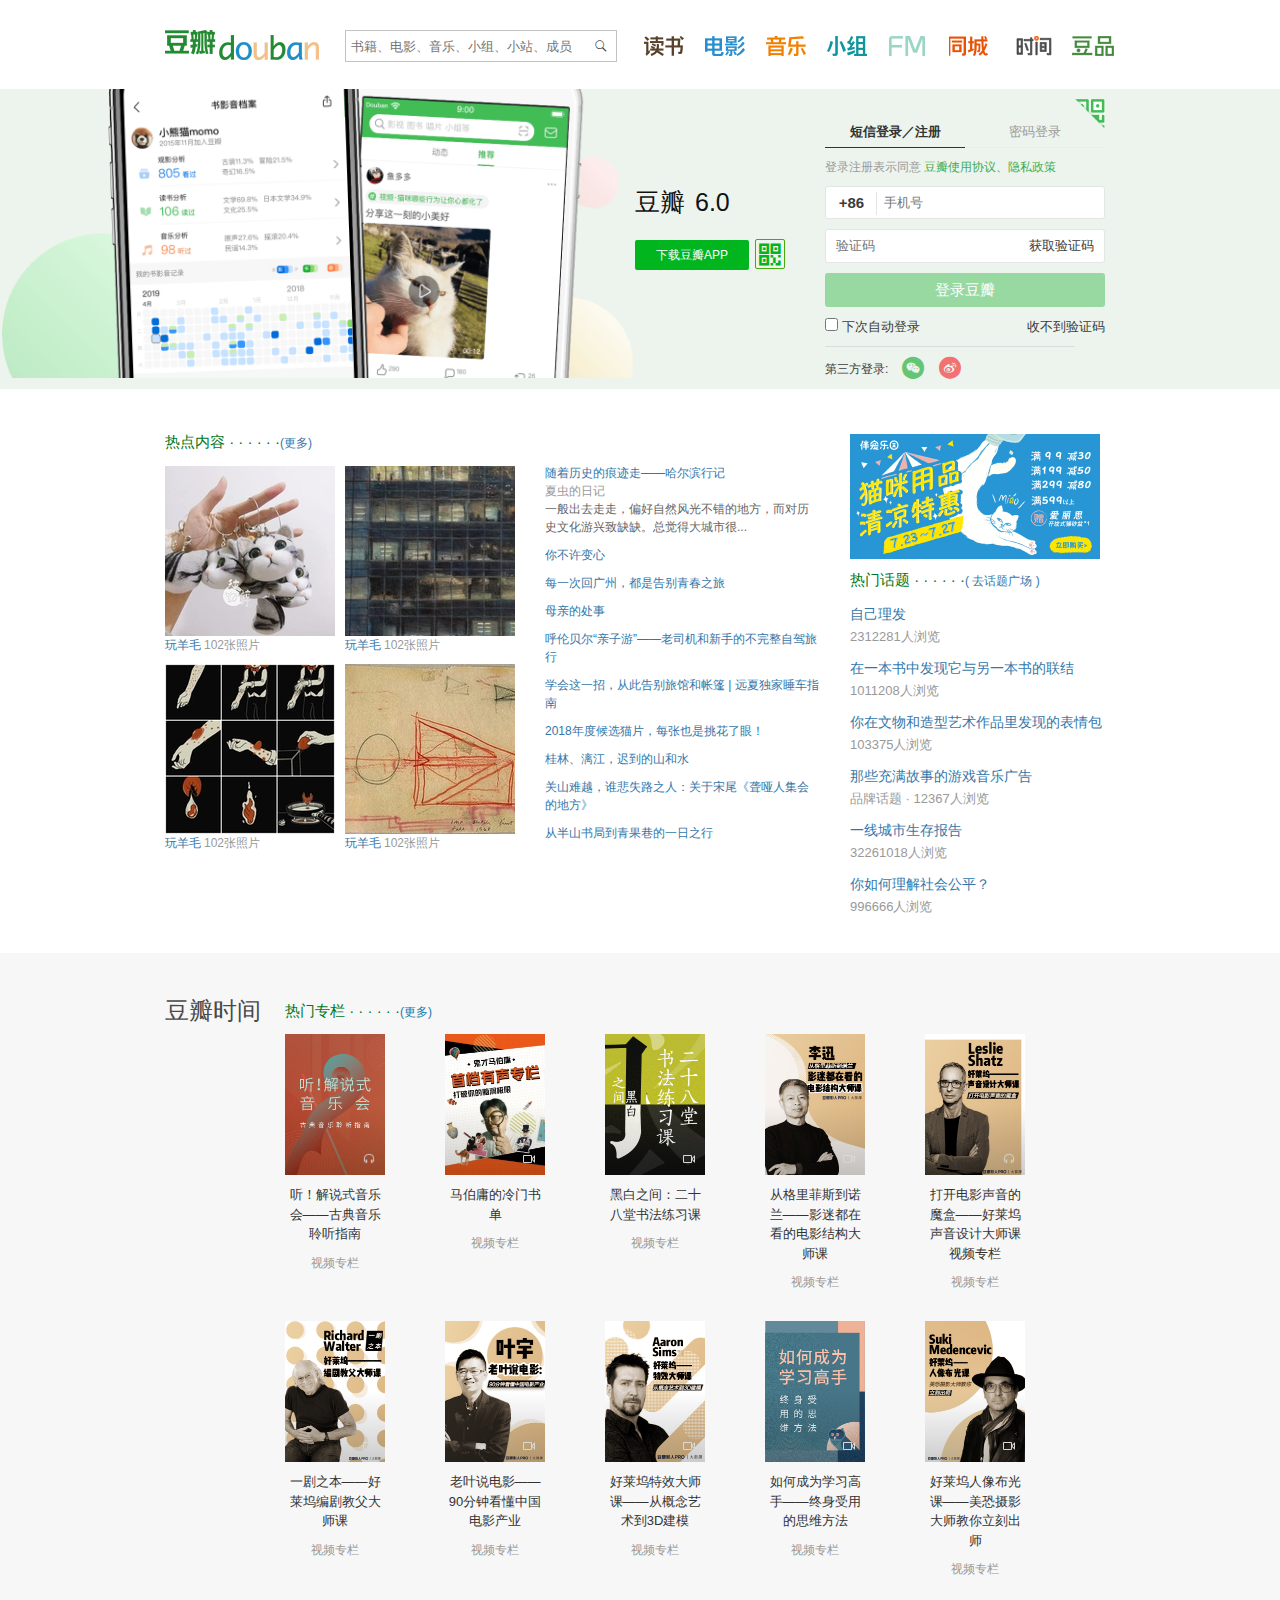
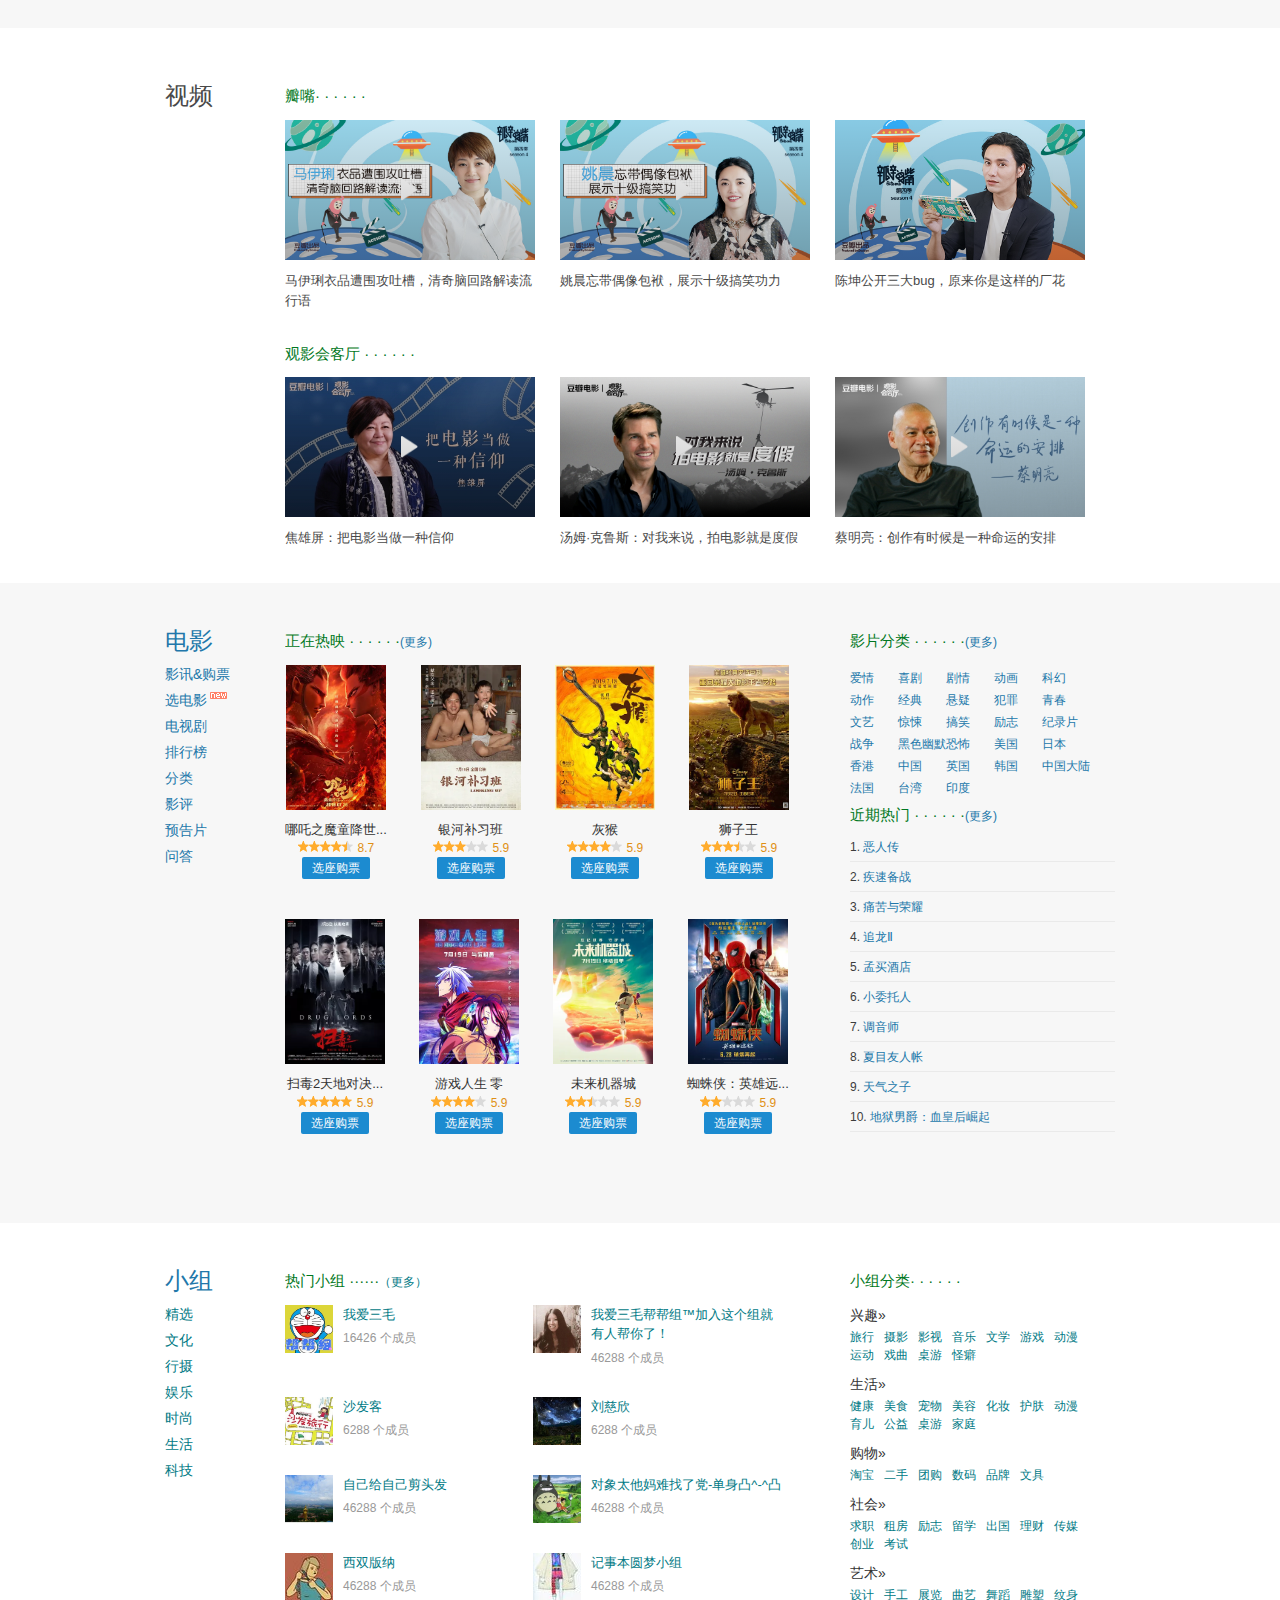
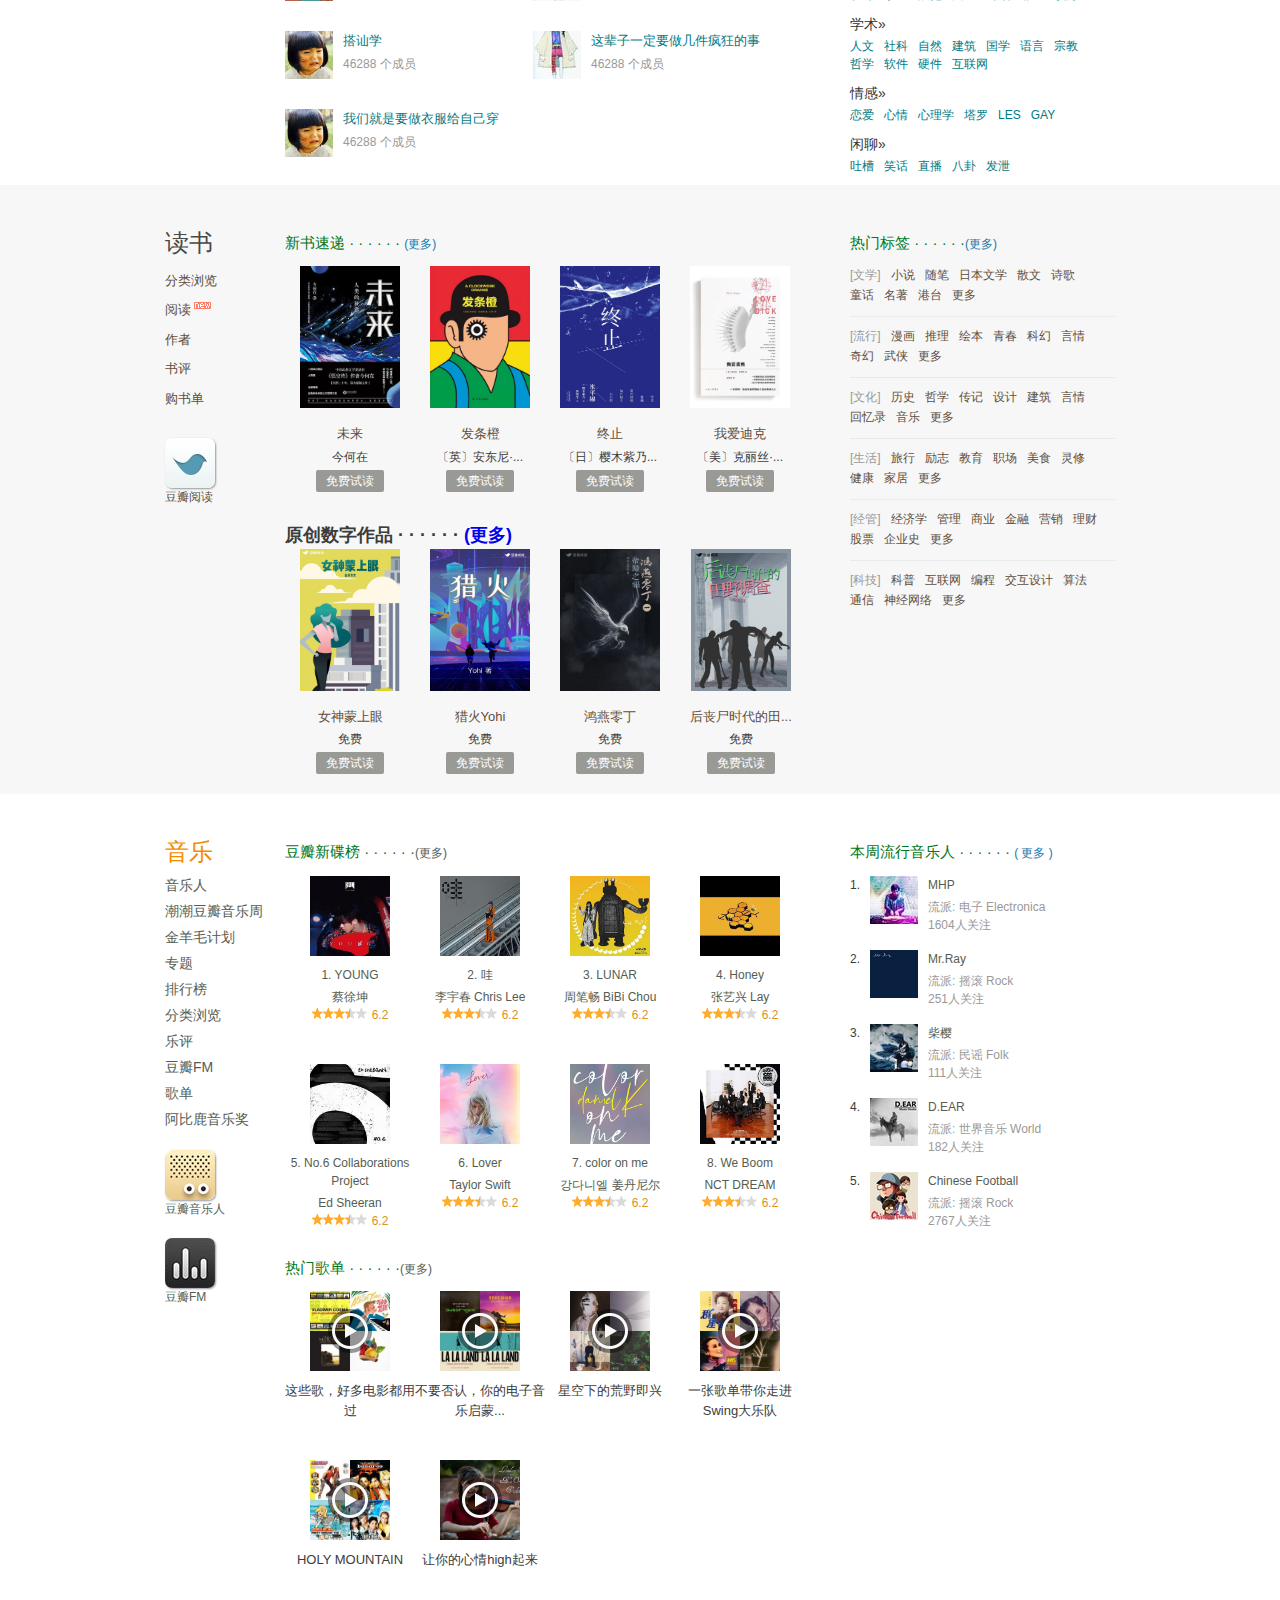
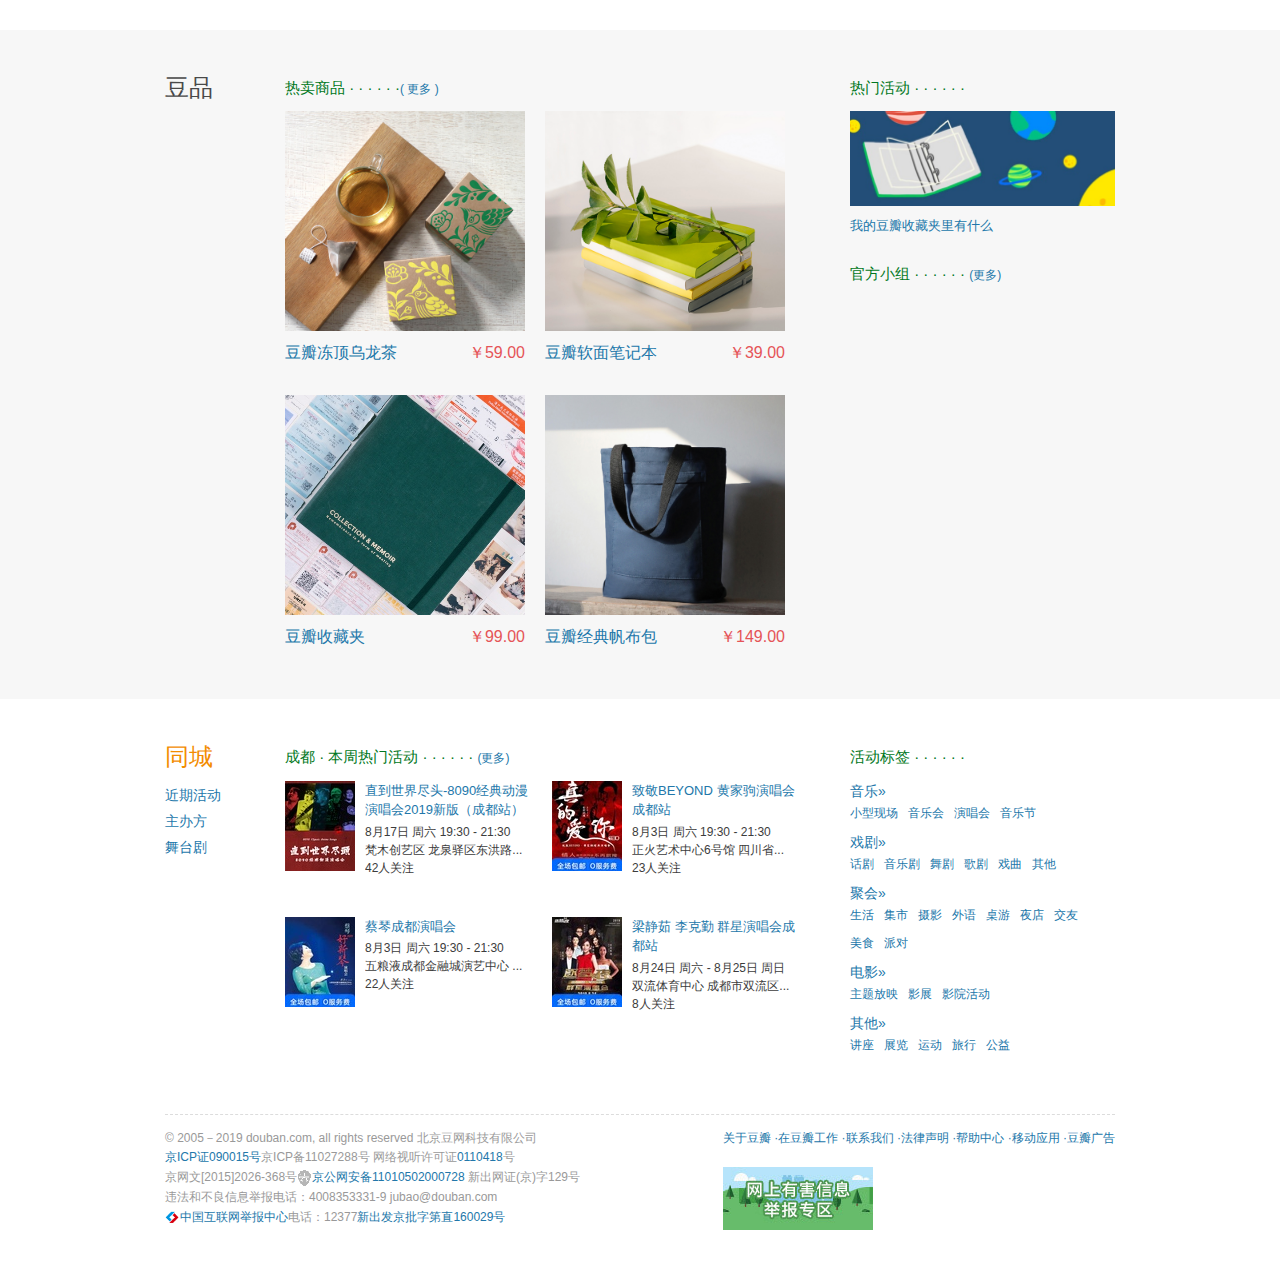
<file: index.html>
<!DOCTYPE html>
<html>
	<head>
		<meta charset="utf-8">
		<title></title>
		<link rel="stylesheet" href="css/index.css" />
		<link href="favicon.ico" rel="icon" />
		<link rel="stylesheet" href="font/iconfont.css">
	</head>
	<body>
		<!-- 头部导航 -->
		
		<div id="nav" class="contentBox clearfix">
			<div class="logo fl">
					<h1>
						<a href="#">豆瓣</a>
					</h1>
				</div>
			<div class="navTitle fr">
					<ul class="clearfix">
					<li><a href="#">豆瓣读书</a></li>
					<li><a href="#">豆瓣电影</a></li>
					<li><a href="#">豆瓣音乐</a></li>
					<li><a href="#">豆瓣小组</a></li>
					<li><a href="#">豆瓣同城</a></li>
					<li><a href="#">豆瓣FM</a></li>
					<li><a href="#">豆瓣时间</a></li>
					<li><a href="#">豆瓣豆品</a></li>
				</ul>
			</div>
				<div class="search">
					<form>
						<input type="text" maxlength="60" size="12" placeholder="书籍、电影、音乐、小组、小站、成员"/>
						<span class="iconfont">
							<input type="submit" />
						</span>
					</form>
				</div>
		</div>
		
		 <!-- 登录 注册 背景图 -->
		 
		 <div class="container">
			 <div id="wrapper" class="contentBox clearfix">
			 	<div class="login fr">
				<ul class="tab clearfix">
					<li>短信登录／注册</li>
					<li>密码登录</li>
				</ul>
				<div class="startTab">
					<p class="agreement">
						登录注册表示同意 <a href="#" class="cr2">豆瓣使用协议、隐私政策</a>
					</p>
					<div class="phone clearfix">
						<span class="add fl">+86</span>
						<input type="text" placeholder="手机号" class="fr">
						
					</div>
					<div class="test clearfix">
						<input type="text" placeholder="验证码" />
						<span class="fr cr2">获取验证码</span>
					</div>
					<div class="startSing">
						<a href="#">登录豆瓣</a>
					</div>
					
					<div class="toogle clearfix">
						<input type="checkbox" />
						<label>下次自动登录</label>
						<span class="fr cr2">收不到验证码</span>
					</div>
					<div class="third">
						<span class="cr1">第三方登录:</span>
						<i class="iconfont icon-weixin"></i>
						<i class="icon-weibo iconfont"></i>
					</div>
				</div>			
			  </div>
			 <div class="sing clearfix">
				<div class="singbox fr">
					 <h3 >豆瓣<span>6.0</span></h3>
					<a>下载豆瓣APP</a>
					<span class="iconfont icon-erweima-copy icon"></span>
				</div>
			 </div>
			 </div>
		 </div>
		 <!-- 热点内容 -->
		<div class="contentBox clearfix" id="hot">
		
			<!-- 左边内容 -->
			
		  <div class="side fl">
				<div class="sideLf fl">
					<h2 class="greenTitle">热点内容&nbsp;·&nbsp;·&nbsp;·&nbsp;·&nbsp;·&nbsp;·<span>(更多)</span></h2>
					<ul class="clearfix">
						<li>
							<a href="#"><img src="img/side1.webp"></a>
							<a href="#" class="span">玩羊毛</a><span class="text">102张照片</span>
						</li>
						<li>
							<a href="#"><img src="img/side2.webp"></a>
							<a href="#" class="span">玩羊毛</a><span class="text">102张照片</span>
							</li>
						<li>
							<a href="#"><img src="img/side3.webp"></a>
							<a href="#" class="span">玩羊毛</a><span class="text">102张照片</span>
							</li>
						<li>
							<a href="#"><img src="img/side4.webp"></a>
							<a href="#" class="span">玩羊毛</a><span class="text">102张照片</span>
						</li>
					</ul>
				</div>	
					<div class="sideLr ">
					<ul>
						<li class="first">
							<a href="#">随着历史的痕迹走——哈尔滨行记</a>
							<p class="cr4">夏虫的日记</p>
							<p>一般出去走走，偏好自然风光不错的地方，而对历史文化游兴致缺缺。总觉得大城市很...</p>
						</li>
						<li><a href="#">你不许变心</a></li>
						<li><a href="#">每一次回广州，都是告别青春之旅</a></li>
						<li><a href="#">母亲的处事</a></li>
						<li><a href="#">呼伦贝尔“亲子游”——老司机和新手的不完整自驾旅行</a></li>
						<li><a href="#">学会这一招，从此告别旅馆和帐篷 | 远夏独家睡车指南</a></li>
						<li><a href="#">2018年度候选猫片，每张也是挑花了眼！</a></li>
						<li><a href="#">桂林、漓江，迟到的山和水</a></li>
						<li><a href="#">关山难越，谁悲失路之人：关于宋尾《聋哑人集会的地方》</a></li>
						<li><a href="#">从半山书局到青果巷的一日之行</a></li>
					</ul>
				</div>
			</div>
		
			<!-- 右边内容 -->
		<div class="main ">
			<div class="topimg">
				<a href="#"><img src="img/topimg.jpg"></a>
			</div>
			<div class="Topic">
				<h2>热门话题 ·&nbsp;·&nbsp;·&nbsp;·&nbsp;·&nbsp;·<span>( 去话题广场 )</span></h2> 
				<ul class="">
					<li>
						<a href="#">自己理发</a>
						<span>2312281人浏览</span>
					</li>
					<li>
						<a href="#">在一本书中发现它与另一本书的联结</a>
						<span>1011208人浏览</span>
					</li>
					<li>
						<a href="#">你在文物和造型艺术作品里发现的表情包</a>
						<span>103375人浏览</span>
					</li>
					<li>
						<a href="#">那些充满故事的游戏音乐广告</a>
						<span>品牌话题 · 12367人浏览</span>
					</li>
					<li>
						<a href="#">一线城市生存报告</a>
						<span>32261018人浏览</span>
					</li>
					<li>
						<a href="#">你如何理解社会公平？</a>
						<span>996666人浏览</span>
					</li>				
				</ul>
			</div>
		  </div>
		
		</div>
	
	    <!-- 豆瓣时间 -->
	   <div id="time">
		   <div class="contentBox clearfix">
			   <div class="timelf fl leftTitle">
				   <h2><a href="#">豆瓣时间</a></h2>
			   </div>
			   <div class="timelr">
				   <h2 class="greenTitle">
        热门专栏 · · · · · ·<a href="#">(更多)</a>            
				   </h2>
				   <ul class="item clearfix">
					   <li>
					   	<a href="#" class="music"><img src="img/item1.jpg" alt=""></a>
					   	<a href="#" >听！解说式音乐会——古典音乐聆听指南</a>
					   	<span>视频专栏 </span>                       
					   </li>
					   <li>
					   	<a href="#"><img src="img/item2.jpg" alt=""></a>
					   	<a href="#">马伯庸的冷门书单</a>
					    <span>视频专栏 </span>
					   </li>
					   <li>
					   	<a href="#"><img src="img/item3.jpg" alt=""></a>
					   	<a href="#">黑白之间：二十八堂书法练习课</a>
					   	<span>视频专栏 </span>
					   </li>
					   <li>
					   	<a href="#"><img src="img/item4.jpg" alt=""></a>
					   	<a href="#">从格里菲斯到诺兰——影迷都在看的电影结构大师课</a>
					   	<span>视频专栏 </span>
					   </li>
					   <li>
					   	<a href="#" class="music"><img src="img/item5.jpg" alt=""></a>
					   	<a href="#">打开电影声音的魔盒——好莱坞声音设计大师课视频专栏</a>
					   <span>视频专栏 </span>
					   </li>
					   <li>
					   	<a href="#"><img src="img/item6.jpg" alt=""></a>
					   	<a href="#">一剧之本——好莱坞编剧教父大师课</a>
					   	<span>视频专栏 </span>
					   </li>
					   <li>
					   	<a href="#"><img src="img/item7.jpg" alt=""></a>
					   	<a href="#">老叶说电影——90分钟看懂中国电影产业</a>
					   	<span>视频专栏 </span>
					   </li>
					   <li>
					   	<a href="#"><img src="img/item8.jpg" alt=""></a>
					   	<a href="#">好莱坞特效大师课——从概念艺术到3D建模</a>
						<span>视频专栏 </span>
					   </li>
					   <li>
					   	<a href="#"><img src="img/item9.jpg" alt=""></a>
					   	<a href="#">如何成为学习高手——终身受用的思维方法</a>
						<span>视频专栏 </span>
					   </li>
					   <li>
					   	<a href="#"><img src="img/item10.jpg" alt=""></a>
					   	<a href="#">好莱坞人像布光课——美恐摄影大师教你立刻出师</a>
					 	<span>视频专栏 </span>
					   </li>
				   </ul>
			   </div>
		   </div>
	   </div>
	
	  <!--  视频 -->
	  <div id="move" class="contentBox clearfix">
			<div class="fl moveTitle leftTitle">
				 <h2><a href="#">视频</a></h2>
			</div>
			<div class="moveContent">
				<h2 class="greenTitle">瓣嘴· · · · · · </h2>
				<ul class="clearfix">
					<li>
						<a href="#"><img src="img/move1.jpg" alt=""></a>
						<a href="#">马伊琍衣品遭围攻吐槽，清奇脑回路解读流行语</a>
					</li>
					<li>
						<a href="#"><img src="img/move2.jpeg" alt=""></a>
						<a href="#">姚晨忘带偶像包袱，展示十级搞笑功力</a>
					</li>
					<li>
						<a href="#"><img src="img/move3.jpg" alt=""></a>
						<a href="#">陈坤公开三大bug，原来你是这样的厂花</a>
					</li>
				</ul>
				<h2 class="greenTitle">观影会客厅  · · · · · ·</h2>
			  <ul class="clearfix">
			  	<li>
			  		<a href="#"><img src="img/move4.jpg" alt=""></a>
			  		<a href="#">焦雄屏：把电影当做一种信仰</a>
			  	</li>
			  	<li>
			  		<a href="#"><img src="img/move5.jpg" alt=""></a>
			  		<a href="#">汤姆·克鲁斯：对我来说，拍电影就是度假</a>
			  	</li>
			  	<li>
			  		<a href="#"><img src="img/move6.jpg" alt=""></a>
			  		<a href="#">蔡明亮：创作有时候是一种命运的安排</a>
			  	</li>
			  </ul>			   
			</div>
		</div>
	
	  <!-- 电影 -->
	  <div class="film">
		  	<div class="contentBox clearfix" id="filmContent">
				<!-- 左边内容 -->
				<div class="fl moveTitle leftTitle">
					<h2 class=""><a href="#">电影</a></h2>
					<ul class="clearfix">
						<li><a href="#">影讯&购票</a></li>
						<li><a href="#" class="new">选电影</a></li>
						<li><a href="#">电视剧</a></li>
						<li><a href="#">排行榜</a></li>
						<li><a href="#">分类</a></li>
						<li><a href="#">影评</a></li>
						<li><a href="#">预告片</a></li>
						<li><a href="#">问答</a></li>
					</ul>
				</div>
				<!-- 右边内容 -->
				<div class="fr movehot">
					<h2 class="greenTitle">影片分类  · · · · · ·<a href="#">(更多)</a></h2>
					<div class="types clearfix">
						<ul class="clearfix">
							<li><a href="#">爱情</a></li>
							<li><a href="#">喜剧</a></li>
							<li><a href="#">剧情</a></li>
							<li><a href="#">动画 </a></li>
							<li><a href="#">科幻</a></li>
							<li><a href="#">动作</a></li>
							<li><a href="#">经典</a></li>
							<li><a href="#">悬疑</a></li>
							<li><a href="#">犯罪</a></li>
							<li><a href="#">青春</a></li>
							<li><a href="#">文艺</a></li>
							<li><a href="#">惊悚</a></li>
							<li><a href="#">搞笑 </a></li>
							<li><a href="#">励志</a></li>
							<li><a href="#">纪录片</a></li>
							<li><a href="#">战争</a></li>
							<li><a href="#">黑色幽默</a></li>
							<li><a href="#">恐怖</a></li>
							<li><a href="#">美国</a></li>
							<li><a href="#">日本</a></li>
							<li><a href="#">香港</a></li>
							<li><a href="#">中国</a></li>
							<li><a href="#">英国 </a></li>
							<li><a href="#">韩国</a></li>
							<li><a href="#">中国大陆</a></li>
							<li><a href="#">法国</a></li>
							<li><a href="#">台湾</a></li>
							<li><a href="#">印度</a></li>
						</ul>
					</div>
				    <h2 class="greenTitle">近期热门  · · · · · ·<a href="#">(更多)</a></h2>
				    <div class="ranking">
				    	<ol>
				    		<li><a href="#">恶人传</a></li>
				    		<li><a href="#">疾速备战</a></li>
				    		<li><a href="#">痛苦与荣耀</a></li>
				    		<li><a href="#">追龙Ⅱ</a></li>
				    		<li><a href="#">孟买酒店</a></li>
				    		<li><a href="#">小委托人</a></li>
				    		<li><a href="#">调音师</a></li>
				    		<li><a href="#">夏目友人帐</a></li>
				    		<li><a href="#">天气之子</a></li>
				    		<li><a href="#">地狱男爵：血皇后崛起</a></li>
				    	</ol>
				    </div>
				    				
				</div>
			<!-- 	中间内容 -->
				<div class="well ">
					<h2 class="greenTitle">
						正在热映  · · · · · ·<a href="#">(更多)</a>
					</h2>
					<div class="vote clearfix">
						<ul class="clearfix" >
							<li>
								<a href="" class="mb10"><img src="img/fiml1.webp" alt=""></a>
								<p><a href="">哪吒之魔童降世...</a></p>
								<div><span class="bg1"></span><i>8.7</i></div>
								<a href="" class="voteBtn">选座购票</a>
							</li>
							<li>
								<a href="" class="mb10"><img src="img/fiml2.webp" alt=""></a>
								<p><a href="">银河补习班</a></p>
								<div><span class="bg2"></span><i>5.9</i></div>
								<a href="" class="voteBtn">选座购票</a>
							</li>
							<li>
								<a href="" class="mb10"><img src="img/fiml3.webp" alt=""></a>
								<p><a href="">灰猴</a></p>
								<div><span class="bg6"></span><i>5.9</i></div>
								<a href="" class="voteBtn">选座购票</a>
							</li>
							<li>
								<a href="" class="mb10"><img src="img/fiml4.webp" alt=""></a>
								<p><a href="">狮子王</a></p>
								<div><span class="bg4"></span><i>5.9</i></div>
								<a href="" class="voteBtn">选座购票</a>
							</li>
							<li>
								<a href="" class="mb10"><img src="img/fiml5.webp" alt=""></a>
								<p><a href="">扫毒2天地对决...</a></p>
								<div><span class="bg5"></span><i>5.9</i></div>
								<a href="" class="voteBtn">选座购票</a>
							</li>
							<li>
								<a href="" class="mb10"><img src="img/fiml6.webp" alt=""></a>
								<p><a href="">游戏人生 零</a></p>
								<div><span class="bg6"></span><i>5.9</i></div>
								<a href="" class="voteBtn">选座购票</a>
							</li>
							<li>
								<a href="" class="mb10"><img src="img/fiml7.webp" alt=""></a>
								<p><a href="">未来机器城</a></p>
								<div><span class="bg7"></span><i>5.9</i></div>
								<a href="" class="voteBtn">选座购票</a>
							</li>
							<li>
								<a href="" class="mb10"><img src="img/fiml8.webp" alt=""></a>
								<p><a href="">蜘蛛侠：英雄远...</a></p>
								<div><span class="bg8"></span><i>5.9</i></div>
								<a href="" class="voteBtn">选座购票</a>
							</li>
						</ul>
					</div>
				</div>				         
		  </div>
	  </div>
	 </div>
	  <!-- 小组 -->
	  <div id="group" class="clearfix contentBox">
		 <!-- 左边内容 -->
		 <div class="fl grouplt leftTitle">
		 	<h2 class=""><a href="#">小组</a></h2>
		 	<ul class="clearfix">
		 		<li><a href="#">精选</a></li>
		 		<li><a href="#">文化</a></li>
		 		<li><a href="#">行摄</a></li>
		 		<li><a href="#">娱乐</a></li>
		 		<li><a href="#">时尚</a></li>
		 		<li><a href="#">生活</a></li>
		 		<li><a href="#">科技</a></li>
		 	</ul>
		 </div>
		<!-- 右边内容 -->
		<div class="fr grouprt">
			<h2 class="greenTitle">小组分类· · · · · ·</h2>
			<ul class="clearfix">
				<li class="last"> <a href="">兴趣»</a></li>
				<li><a href="">旅行</a></li>
				<li><a href="">摄影</a></li>
				<li><a href="">影视</a></li>
				<li><a href="">音乐</a></li>
				<li><a href="">文学</a></li>
				<li><a href="">游戏</a></li>
				<li><a href="">动漫 </a></li>
				<li><a href="">运动</a></li>
				<li><a href="">戏曲</a></li>
				<li><a href="">桌游</a></li>
				<li><a href="">怪癖</a></li>
			</ul>
			<ul class="clearfix">
				<li class="last"> <a href="">生活» </a></li>
				<li><a href="">健康 </a></li>
				<li><a href="">美食</a></li>
				<li><a href="">宠物</a></li>
				<li><a href="">美容</a></li>
				<li><a href="">化妆</a></li>
				<li><a href="">护肤 </a></li>
				<li><a href="">动漫 </a></li>
				<li><a href="">育儿</a></li>
				<li><a href="">公益</a></li>
				<li><a href="">桌游</a></li>
				<li><a href="">家庭</a></li>
			</ul>
		    <ul class="clearfix">
		    	<li class="last"> <a href="">购物» </a></li>
		    	<li><a href="">淘宝</a></li>
		    	<li><a href="">二手</a></li>
		    	<li><a href="">团购</a></li>
		    	<li><a href="">数码</a></li>
		    	<li><a href="">品牌</a></li>
		    	<li><a href="">文具</a></li>		    	
		    </ul>
			  <ul class="clearfix">
				<li class="last"> <a href="">社会» </a></li>
				<li><a href="">求职</a></li>
				<li><a href="">租房</a></li>
				<li><a href="">励志</a></li>
				<li><a href="">留学</a></li>
				<li><a href="">出国</a></li>
				<li><a href="">理财</a></li>
				<li><a href="">传媒 </a></li>
				<li><a href="">创业</a></li>
				<li><a href="">考试</a></li>
			</ul>
			 <ul class="clearfix">
				<li class="last"> <a href=""> 艺术» </a></li>
				<li><a href="">设计</a></li>
				<li><a href="">手工 </a></li>
				<li><a href="">展览</a></li>
				<li><a href="">曲艺</a></li>
				<li><a href="">舞蹈</a></li>
				<li><a href="">雕塑 </a></li>
				<li><a href="">纹身 </a></li>				
			</ul>
			 <ul class="clearfix">
				<li class="last"> <a href=""> 学术»  </a></li>
				<li><a href="">人文</a></li>
				<li><a href="">社科</a></li>
				<li><a href="">自然</a></li>
				<li><a href="">建筑</a></li>
				<li><a href="">国学</a></li>
				<li><a href="">语言</a></li>
				<li><a href="">宗教</a></li>
				<li><a href="">哲学</a></li>
				<li><a href="">软件</a></li>
				<li><a href="">硬件</a></li>
				<li><a href="">互联网</a></li>				
			</ul>
			 <ul class="clearfix">
				<li class="last"> <a href=""> 情感»  </a></li>
				<li><a href="">恋爱 </a></li>
				<li><a href="">心情</a></li>
				<li><a href="">心理学</a></li>
				<li><a href="">塔罗</a></li>
				<li><a href="">LES</a></li>
				<li><a href="">GAY</a></li>		
			</ul>
			<ul class="clearfix">
				<li class="last"> <a href=""> 闲聊» </a></li>
				<li><a href="">吐槽 </a></li>
				<li><a href="">笑话</a></li>
				<li><a href="">直播</a></li>
				<li><a href="">八卦</a></li>
				<li><a href="">发泄</a></li>
			</ul>
		</div>
	 <!-- 中间内容 -->
	   <div class="groupcontent">
	   	<h2 class="greenTitle">热门小组 ······<a href="">（更多）</a></h2>
		 <ul class="clearfix">
		 	<li>
		 		<a href="" class="ablock"><img src="img/group1.webp" alt=""></a>
		 		<p><a href="">我爱三毛</a></p>				
			16426 个成员
		 	</li>
		 	<li>
		 		<a href="" class="ablock"><img src="img/group2.webp" alt=""></a>
		 		<p><a href="">我爱三毛帮帮组™加入这个组就有人帮你了！</a></p>
				46288 个成员
			 	</li>		
		 	<li>
		 		<a href="" class="ablock"><img src="img/group3.webp" alt=""></a>
		 		<p><a href="">沙发客</a></p>
				6288 个成员
		 	</li>
		 	<li>
		 		<a href="" class="ablock"><img src="img/group4.webp" alt=""></a>
		 		<p><a href="">刘慈欣</a></p>
				6288 个成员
		 	</li>
		 	<li>
		 		<a href="" class="ablock"><img src="img/group5.webp" alt=""></a>
		 		<p><a href="">自己给自己剪头发</a></p>
				46288 个成员
		 	</li>
		 	<li>
		 		<a href="" class="ablock"><img src="img/group6.webp" alt=""></a>
		 		<p><a href="">对象太他妈难找了党-单身凸^-^凸</a></p>
				46288 个成员
		 	</li>
		 	<li>
		 		<a href="" class="ablock"><img src="img/group7.jpg" alt=""></a>
		 		<p><a href="">西双版纳</a></p>
				46288 个成员
		 	</li>
		 	<li>
		 		<a href="" class="ablock"><img src="img/group8.jpg" alt=""></a>
		 		<p><a href="">记事本圆梦小组</a></p>
				46288 个成员
		 	</li>
		 	<li>
		 		<a href="" class="ablock"><img src="img/group9.webp" alt=""></a>
		 		<p><a href="">搭讪学</a></p>
				46288 个成员
		 	</li>
		 	<li>
		 		<a href="" class="ablock"><img src="img/group8.jpg" alt=""></a>
		 		<p><a href="">这辈子一定要做几件疯狂的事</a></p>
				46288 个成员
		 	</li>
		 	<li>
		 		<a href="" class="ablock"><img src="img/group10.webp" alt=""></a>
		 		<p><a href="">我们就是要做衣服给自己穿</a></p>
				46288 个成员
		 	</li>
		 </ul>
	   </div>	   
	 	</div>
	 <!-- 读书 -->
	 <div class="readbox">
	  <div id="read" class="contentBox clearfix">
		 <!-- 左边内容 -->
	  	<div class="readlf fl leftTitle">
			<h2 class=""><a href="#">读书</a></h2>
			<ul class="readTile">
				<li><a href="">分类浏览</a></li>
				<li><a href="" class="new">阅读</a></li>
				<li><a href="">作者</a></li>
				<li><a href="">书评</a></li>
				<li><a href="">购书单</a></li>
			</ul>
			<ul class="readlogo">
				<li>
					<a href="#"><i></i></a>
					<a href="#">豆瓣阅读</a>
				</li>
			</ul>
		</div>
		<!-- 右边内容 -->
	  	<div class="readlr fr">
			<h2 class="greenTitle">热门标签  · · · · · ·<a href="#">(更多)</a></h2>
			<ul class="clearfix marTop">
				<li class="readfist"><a href="#">[文学]</a></li>
				<li><a href="">小说</a></li>
				<li><a href="">随笔 </a></li>
				<li><a href="">日本文学</a></li>
				<li><a href="">散文</a></li>
				<li><a href="">诗歌</a></li>
				<li><a href="">童话</a></li>
				<li><a href="">名著</a></li>
				<li><a href="">港台</a></li>
				<li><a href="">更多</a></li>
			</ul>
			<ul class="clearfix borTop">
				<li class="readfist"><a href="#">[流行]</a></li>
				<li><a href="">漫画</a></li>
				<li><a href="">推理 </a></li>
				<li><a href=""> 绘本 </a></li>
				<li><a href="">青春</a></li>
				<li><a href="">科幻</a></li>
				<li><a href="">言情</a></li>
				<li><a href="">奇幻</a></li>
				<li><a href="">武侠</a></li>
				<li><a href="">更多</a></li>
			</ul>
			<ul class="clearfix borTop">
				<li class="readfist"><a href="#">[文化]</a></li>
				<li><a href="">历史</a></li>
				<li><a href="">哲学</a></li>
				<li><a href="">传记</a></li>
				<li><a href="">设计</a></li>
				<li><a href="">建筑</a></li>
				<li><a href="">言情</a></li>
				<li><a href="">回忆录</a></li>
				<li><a href="">音乐</a></li>
				<li><a href="">更多</a></li>
			</ul>
			<ul class="clearfix borTop">
				<li class="readfist"><a href="#">[生活]</a></li>
				<li><a href="">旅行</a></li>
				<li><a href="">励志</a></li>
				<li><a href="">教育</a></li>
				<li><a href="">职场</a></li>
				<li><a href="">美食</a></li>
				<li><a href="">灵修</a></li>
				<li><a href="">健康</a></li>
				<li><a href="">家居</a></li>
				<li><a href="">更多</a></li>
			</ul>
			<ul class="clearfix borTop">
				<li class="readfist"><a href="#">[经管]</a></li>
				<li><a href="">经济学</a></li>
				<li><a href="">管理</a></li>
				<li><a href="">商业</a></li>
				<li><a href="">金融</a></li>
				<li><a href="">营销</a></li>
				<li><a href="">理财</a></li>
				<li><a href="">股票</a></li>
				<li><a href="">企业史</a></li>
				<li><a href="">更多</a></li>
			</ul>
			<ul class="clearfix borTop">
				<li class="readfist"><a href="#">[科技]</a></li>
				<li><a href="">科普</a></li>
				<li><a href="">互联网</a></li>
				<li><a href="">编程</a></li>
				<li><a href="">交互设计</a></li>
				<li><a href="">算法</a></li>
				<li><a href="">通信</a></li>
				<li><a href="">神经网络</a></li>
				<li><a href="">更多</a></li>
			</ul>
		</div>
		<!-- 中间内容 -->
	  	<div class=" readcontent">
			<h2 class="greenTitle">新书速递  · · · · · · <a href="#">(更多)</a></h2>
			<ul class="clearfix newread">
				<li>
					<a href="" class="readImg"><img src="img/read1.jpg" alt=""></a>
					<p><a href="">未来</a></p>
					<p>今何在</p>
					<a href="" class="readbtn">免费试读</a>
				</li>
				<li>
					<a href="" class="readImg"><img src="img/read2.jpg" alt=""></a>
					<p><a href="">发条橙</a></p>
					<p>〔英〕安东尼·...</p>
					<a href="" class="readbtn">免费试读</a>
				</li>
				<li>
					<a href="" class="readImg"><img src="img/read3.jpg" alt=""></a>
					<p><a href="">终止</a></p>
					<p>〔日〕樱木紫乃...</p>
					<a href="" class="readbtn">免费试读</a>
				</li>
				<li>
					<a href="" class="readImg"><img src="img/read4.jpg" alt=""></a>
					<p><a href="">我爱迪克</a></p>
					<p>〔美〕克丽丝·...</p>
					<a href="" class="readbtn">免费试读</a>
				</li>					
			</ul>
			<h2>原创数字作品  · · · · · · <a href="#">(更多)</a></h2>
			<ul>
				<li>
					<a href="" class="readImg"><img src="img/read5.jpg" alt=""></a>
					<p><a href="">女神蒙上眼</a></p>
					<p>免费</p>
					<a href="" class="readbtn">免费试读</a>
				</li>
				<li>
					<a href="" class="readImg"><img src="img/read6.jpg" alt=""></a>
					<p><a href="">猎火Yohi</a></p>
					<p>免费</p>
					<a href="" class="readbtn">免费试读</a>
				</li>
				<li>
					<a href="" class="readImg"><img src="img/read7.jpg" alt=""></a>
					<p><a href="">鸿燕零丁</a></p>
					<p>免费</p> 
					<a href="" class="readbtn">免费试读</a>
				</li>
				<li>
					<a href="" class="readImg"><img src="img/read8.jpg" alt=""></a>
					<p><a hre免费f="">后丧尸时代的田...</a></p>
					<p>免费</p>
					<a href="" class="readbtn">免费试读</a>
				</li>		
			</ul>
		</div>
	  </div>
	</div>
	
	<!-- 音乐 music -->
	 <div id="music" class="contentBox clearfix">
		 <!-- 左边内容 -->
	 	<div class="musiclf fl leftTitle">
			<h2><a href="#">音乐</a></h2>
			<ul class="clearfix">
				<li><a href="">音乐人</a></li>
				<li><a href="">潮潮豆瓣音乐周</a></li>
				<li><a href="">金羊毛计划</a></li>
				<li><a href="">专题</a></li>
				<li><a href="">排行榜</a></li>
				<li><a href="">分类浏览</a></li>
				<li><a href="">乐评</a></li>
				<li><a href="">豆瓣FM</a></li>
				<li><a href="">歌单</a></li>
				<li><a href="">阿比鹿音乐奖</a></li>
				<li  class="musicicon">
					<a href="#"><i class="L1"></i></a>
					<a href="#">豆瓣音乐人</a>
				</li>
				<li  class="musicicon">
					<a href="#"><i class="L2"></i></a>
					<a href="#">豆瓣FM</a>
				</li>
			</ul>
		</div>
		<!-- 右边内容 -->
	 	<div class="musiclr fr">
			<h2 class="greenTitle">本周流行音乐人  · · · · · · <a href="#">( 更多 )</a></h2>
			<ul>
				<li>
					<span>1.</span>
					<div class="king">
						<a href=""><img src="img/music1.jpg" alt=""></a>
					</div>
					<div class="foers">
						<a href="">MHP</a>
						<p>流派: 电子 Electronica <br>1604人关注</p>
					</div>
				</li>
				<li>
					<span>2.</span>
					<div class="king">
						<a href=""><img src="img/music2.jpg" alt=""></a>
					</div>
					<div  class="foers">						
						<a href="">Mr.Ray</a>
						<p>流派: 摇滚 Rock <br>251人关注</p>
					</div>					
				</li>
				<li>
					<span>3.</span>
					<div class="king">
						<a href=""><img src="img/music3.jpg" alt=""></a>
					</div>
					<div  class="foers">						
						<a href="">柴樱</a>
						<p>流派: 民谣 Folk <br>111人关注</p>
					</div>
				</li>
				<li>
					<span>4.</span>
					<div class="king">
						<a href=""><img src="img/music4.jpg" alt=""></a>
					</div>
					<div  class="foers">						
						<a href="">D.EAR</a>
						<p>流派: 世界音乐 World <br>182人关注</p>
					</div>
				</li>
				<li>
					<span>5.</span>
					<div class="king">
						<a href=""><img src="img/music5.jpg" alt=""></a>
					</div>
					<div  class="foers">						
						<a href="">Chinese Football</a>
						<p>流派: 摇滚 Rock <br>2767人关注</p>
					</div>
				</li>
			</ul>
		</div>
		<!-- 中间内容 -->
	 	<div class="musicContent">
			<h2 class="greenTitle">豆瓣新碟榜  · · · · · ·<a href="#">(更多)</a></h2>
			<ul class="clearfix newmusic">
				<li>
					<div class="name"><a href=""><img src="img/music6.jpg"></a></div>
					<div class="top"><a href="">1. YOUNG</a></div>
					<a href="">蔡徐坤</a>
					<div class="music_score"><span></span><i>6.2</i></div>
				</li>
				<li>
					<div class="name"><a href=""><img src="img/music7.jpg"></a></div>
					<div class="top"><a href="">2. 哇</a></div>
					<a href="">李宇春 Chris Lee</a>
					<div class="music_score"><span ></span><i>6.2</i></div>
				</li>
				<li>
					<div class="name"><a href=""><img src="img/music8.jpg"></a></div>
					<div class="top"><a href="">3. LUNAR</a></div>
					<a href="">周笔畅 BiBi Chou</a>
					<div class="music_score"><span></span><i>6.2</i></div>
				</li>
				<li>
					<div class="name"><a href=""><img src="img/music9.jpg"></a></div>
					<div class="top"><a href="">4. Honey</a></div>
					<a href="">张艺兴 Lay</a>
					<div class="music_score"><span></span><i>6.2</i></div>
				</li>
				<li>
					<div class="name"><a href=""><img src="img/music10.jpg"></a></div>
					<div class="top"><a href="">5. No.6 Collaborations Project</a></div>
					<a href="">Ed Sheeran</a>
					<div class="music_score"><span></span><i>6.2</i></div>
				</li>
				<li>
					<div class="name"><a href=""><img src="img/music11.jpg"></a></div>
					<div class="top"><a href="">6. Lover</a></div>
					<a href="">Taylor Swift</a>
					<div class="music_score"><span></span><i>6.2</i></div>
				</li>
				<li>
					<div class="name"><a href=""><img src="img/music12.jpg"></a></div>
					<div class="top"><a href="">7. color on me</a></div>
					<a href="">강다니엘 姜丹尼尔</a>
					<div class="music_score"><span></span><i>6.2</i></div>
				</li>
				<li>
					<div class="name"><a href=""><img src="img/music13.jpg"></a></div>
					<div class="top"><a href="">8. We Boom</a></div>
					<a href="">NCT DREAM</a>
					<div class="music_score"><span></span><i>6.2</i></div>
				</li>
			</ul>
			<h2 class="greenTitle">热门歌单  · · · · · ·<a href="#">(更多)</a></h2>
				<ul class="clearfix hotmusic">
				<li>
					<div class="name"><a href=""><img src="img/music14.jpg"><i></i></a></div>			
					<p>这些歌，好多电影都用过</p>		
				</li>
				<li>
					<div class="name"><a href=""><img src="img/music15.jpg"><i></i></a></div>			
					<p>不要否认，你的电子音乐启蒙...</p>		
				</li>
				<li>
					<div class="name"><a href=""><img src="img/music16.jpg"><i></i></a></div>			
					<p>星空下的荒野即兴</p>		
				</li>
				<li>
					<div class="name"><a href=""><img src="img/music17.jpg"><i></i></a></div>			
					<p>一张歌单带你走进Swing大乐队</p>		
				</li>
				<li>
					<div class="name"><a href=""><img src="img/music18.jpg"><i></i></a></div>			
					<p>HOLY MOUNTAIN</p>				
				</li>
				<li>
					<div class="name"><a href=""><img src="img/music19.jpg"><i></i></a></div>			
					<p>让你的心情high起来</p>					
				</li>			
			</ul>
		</div>
	 </div>		
	
	  <!-- 豆品 shopp -->
	  <div class="shoppbox">
	  	<div id="shopp" class="contentBox clearfix">
		   <div class="shopplf fl leftTitle">
			   	<h2><a href="">豆品</a></h2>
		   </div>
		   <div class="shopplr fr">
			   <h2 class="greenTitle">热门活动  · · · · · ·	</h2>
			   <div class="collect">
			   	<a href="" class="titlebg"></a>
			   	<p><a href="#">我的豆瓣收藏夹里有什么</a></p>
			   </div>
			   <h2 class="greenTitle">官方小组  · · · · · · 
			   <a href="">(更多)</a>
			   </h2>
		   </div>
		   
		   <div class="shoppcontent">
		   	<h2 class="greenTitle">热卖商品  · · · · · ·<a href="">( 更多 )</a></h2>
			<ul class="clearfix">
				<li>
					<div class="shoppbg1"></div>
					<a href="">豆瓣冻顶乌龙茶</a>
					<span>￥59.00</sapn>
				</li>
				<li>
					<div class="shoppbg2"></div>
					<a href="">豆瓣软面笔记本</a>
					<span>￥39.00</sapn>
				</li>
				<li>
					<div class="shoppbg3"></div>
					<a href="">豆瓣收藏夹</a>
					<span>￥99.00</sapn>
				</li>
				<li>
					<div class="shoppbg4"></div>
					<a href="">豆瓣经典帆布包</a>
					<span>￥149.00</sapn>
				</li>
			</ul>
		   </div>	   
		</div>
	  </div>
	
<!-- 	同城 same -->
     <div id="same" class="clearfix  contentBox">
     	<div class="samelf fl leftTitle">
			<h2><a href="#">同城</a></h2>
			<ul class="clearfix">
				<li><a href="">近期活动</a></li>
				<li><a href="">主办方</a></li>
				<li><a href="">舞台剧</a></li>
			</ul>
		</div>
     	<div class="samelr fr">
			<h2 class="greenTitle">活动标签  · · · · · ·</h2>
			<ul class="clearfix">
				<li class="sameLast"><a href="">音乐»</a></li>
				<li><a href="">小型现场</a></li>
				<li><a href="">音乐会</a></li>
				<li><a href="">演唱会</a></li>
				<li><a href="">音乐节</a></li>
				<li class="sameLast"><a href="">戏剧»</a></li>
				<li><a href="">话剧</a></li>
				<li><a href="">音乐剧</a></li>
				<li><a href="">舞剧</a></li>
				<li><a href="">歌剧</a></li>
				<li><a href="">戏曲</a></li>
				<li><a href="">其他</a></li>
				<li class="sameLast"><a href="">聚会»</a></li>
				<li><a href="">生活</a></li>
				<li><a href="">集市</a></li>
				<li><a href="">摄影</a></li>
				<li><a href="">外语</a></li>
				<li><a href="">桌游</a></li>
				<li><a href="">夜店</a></li>
				<li><a href="">交友</a></li>
				<li><a href="">美食</a></li>
				<li><a href="">派对</a></li>
				<li class="sameLast"><a href="">电影»</a></li>
				<li><a href="">主题放映</a></li>
				<li><a href="">影展</a></li>
				<li><a href="">影院活动</a></li>
				<li class="sameLast"><a href="">其他»</a></li>
				<li><a href="">讲座</a></li>
				<li><a href="">展览</a></li>
				<li><a href="">运动</a></li>
				<li><a href="">旅行</a></li>
				<li><a href="">公益</a></li>
			</ul>
		</div>    	
		<div class="samecontent">
			<h2 class="greenTitle">成都 · 本周热门活动  · · · · · · 
			<a href="">(更多)</a></h2>
			<ul class="clearfix">
				<li>
					<div class="address">
						<a href=""><img src="img/same1.jpg" alt=""></a>
					</div>
					<div class="message">
						<a href="">直到世界尽头-8090经典动漫演唱会2019新版（成都站）
</a>
						<p>8月17日 周六 19:30 - 21:30</p>
						<p>梵木创艺区 龙泉驿区东洪路...</p>
						<span>42人关注</span>
					</div>
				</li>
				<li>
					<div class="address">
						<a href=""><img src="img/same2.jpg" alt=""></a>
					</div>
					<div class="message">
						<a href="">致敬BEYOND 黄家驹演唱会 成都站</a>
						<p>8月3日 周六 19:30 - 21:30</p>
						<p>正火艺术中心6号馆 四川省...</p>
						<span>23人关注</span>
					</div>
				</li>
				<li>
					<div class="address">
						<a href=""><img src="img/same3.jpg" alt=""></a>
					</div>
					<div class="message">
						<a href="">蔡琴成都演唱会</a>
						<p>8月3日 周六 19:30 - 21:30</p>
						<p>五粮液成都金融城演艺中心 ...</p>
						<span>22人关注</span>
					</div>
				</li>
				<li>
					<div class="address">
						<a href=""><img src="img/same4.jpg" alt=""></a>
					</div>
					<div class="message">
						<a href="">梁静茹 李克勤 群星演唱会成都站</a>
						<p>8月24日 周六 - 8月25日 周日</p>
						<p>双流体育中心 成都市双流区...</p>
						<span>8人关注</span>
					</div>
				</li>
			</ul>
		</div>
     </div>	
	
	
<!-- 	页脚 footer -->	
	<footer class="contentBox clearfix" id="footer">
		<div class="footerfl fl cr4">
			© 2005－2019 douban.com, all rights reserved 北京豆网科技有限公司 <br />
			<a href="#">京ICP证090015号</a>京ICP备11027288号 网络视听许可证<a href="">0110418</a>号 <br>
			京网文[2015]2026-368号<img src="img/footer1.gif" /><a href="#">京公网安备11010502000728</a>
			新出网证(京)字129号<br />违法和不良信息举报电话：4008353331-9  jubao@douban.com <br />
			<img src="img/2.png" /><a href="#">中国互联网举报中心</a>电话：12377<a href="#">新出发京批字第直160029号</a>		
		</div>
		<div class="footerfr fr">
			<ul class="clearfix">
				<li><a href="">关于豆瓣 ·</a></li>
				<li><a href="">在豆瓣工作 ·</a></li>
				<li><a href="">联系我们 ·</a></li>
				<li><a href="">法律声明 ·</a></li>
				<li><a href="">帮助中心 ·</a></li>
				<li><a href="">移动应用 · </a></li>
				<li><a href="">豆瓣广告</a></li>
			</ul>
			<a href=""><img src="img/footer2.jpg"></a>
		</div>
	</footer>
	
	</body>
</html>
</file>
<file: css/index.css>
@charset "utf-8";
@import 'style.css';
@import 'public.css';
@import 'color.css';

/* 头部导航 */

#nav{margin: 0 auto 25px;}
#nav h1{
	background: url(../img/logo.png) no-repeat;
	width: 160px;
    height: 34px;
	font-size: 12px;
	font-weight: normal;
	padding: 0;
	margin: 0 20px 0 0;
	overflow: hidden;
} 

#nav h1 a{
	display: block;
    height: 34px;
    line-height: 10em;
}

/* navTitle */

#nav .navTitle{
	margin-top: 6px;
}
#nav .navTitle ul li{
	float: left;
	margin: 0 0 0 17px;
}

#nav .navTitle ul li a{
	display: inline-block;
	width: 44px;
	font-size: 12px;
	line-height: 20em;
	overflow: hidden;
	vertical-align: middle;
	zoom: 1;
	height: 20px;
	background: url(../img/nav.png) no-repeat 100% 100%;	}

#nav .navTitle ul li:nth-child(1) a{
	background-position: 0 0;
}

#nav .navTitle ul li:nth-child(2) a{	
background-position: -60px 0;
}
#nav .navTitle ul li:nth-child(3) a{
background-position: -120px 0;	
}
#nav .navTitle ul li:nth-child(4) a{
background-position: -180px 0;	
}
#nav .navTitle ul li:nth-child(5) a{
background-position: -240px 0;		
}
#nav .navTitle ul li:nth-child(6) a{
background-position: -300px 0;		
}
#nav .navTitle ul li:nth-child(7) a{
background: url(../img/nav2.png) no-repeat 100% 100%;
margin-bottom: 1px;
}
#nav .navTitle ul li:nth-child(8) a{
background-position: -420px 0;	
}

/* .search */
#nav .search{
	width: 270px;
    height: 30px;
	border: 1px solid #c3c3c3;
	display: inline-block;
	vertical-align: middle;
	position: relative;
}

#nav .search input{
	width: 240px;
	font-size: 13px;
	height: 20px;
	padding: 5px;
}

#nav .search span{
	display: block;
	position: absolute;
	top: 0px;
	right: 7px;
	 width: 30px;
	height: 30px;
	 line-height: 30px;
}
#nav .search span:after{
	content: "\e654";
	display: inline-block;
	position: absolute;
	top: 0;
	right: 0;
	
}

#nav .search span input{
	position: absolute;
	 width: 30px;
    height: 30px;
	background-color: #FFFFFF;
	font-size: 0;
}


/* 登录注册 背景 图 */

.container {
	height: 300px;
	background-color: #edf4ed;
	background-image: url(../img/box.jpg);
    background-size: 52%;
	background-repeat: no-repeat;
	background-position: calc(50% - 305px) top;
	}

/* #wrapper login 登录框部分 */	
#wrapper .login{
	width: 300px;
	height: 296px;
	padding: 30px 10px 10px;	
	box-sizing: border-box;
	margin-left: 30px;
}	

#wrapper .tab{position: relative;
              margin-bottom: 10px;}

#wrapper .tab:before{
	content: '';
	display: inline-block;
	background-image: url(../img/QR.png);
	background-repeat: no-repeat;
	width: 30px;
	height: 30px;
	background-size: 30px 30px;
    top: -20px;
    right: 0px;
    position: absolute;
}

#wrapper .tab li{
	float: left;
	font-size: 13px;
	text-align: center;
	width: 50%;
	line-height: 2;
	
}

#wrapper .tab li:nth-child(1){
	color: #333;
	font-weight: bold;
	border-bottom: #333333 solid 1px;
	padding-bottom: 2px;
}

#wrapper .tab li:nth-child(2){
	color: #9b9b9b;
	border-bottom: #333333 solid 1px;
	padding-bottom: 2px;
	border-bottom: 1px solid #ececec;
}

/* startTab  登录 用户协议*/

#wrapper .startTab .agreement{
	    color: #9b9b9b;
		margin-bottom: 10px;
}

#wrapper .startTab .agreement a{
	color: #41ac52;
}

#wrapper  .phone{
	width: 100%;
	box-sizing: border-box;
	background-color: #FFFFFF;
	border-radius: 3px;
	border: 1px solid #e4e6e5;
	margin-bottom: 10px;
}

#wrapper  .phone input{
	width:220px;
	box-sizing: border-box;
	padding-right: 40px;
	padding-top: 8px;
    padding-bottom: 8px;
	border-radius: 3px;
	

}

#wrapper  .phone .add{
	display: block;
	width: 51px;
	height: 31px;
	line-height: 31px;
	text-align: center;
	font-weight: bold;
    font-size: 15px;
	position: relative;
}

#wrapper  .phone .add:before{
	display: block;
	position: absolute;
	content: '';
	top: 5px;
	right: 0px;
	width: 0.0625rem;
	height: 23px;
	background-color: #e4e6e5;
}

/* 验证码 test */

#wrapper .test{
	width: 100%;
	box-sizing: border-box;
	background-color: #FFFFFF;
	border-radius: 3px;
	border: 1px solid #e4e6e5;
	margin-bottom: 10px;
	padding: 6px 10px 6px 10px;
	
}

#wrapper .test span{
	display: inline-block;
	cursor: pointer;
	font-size: 13px;
}

#wrapper .test input{
	vertical-align: middle;
}

/* 登录豆瓣 startSing */
#wrapper .startSing{
	width: 100%;	
}

#wrapper .startSing a{
	width: 280px;
	height: 34px;
	background-color: rgba(66,189,86,.5);
	color: #FFFFFF;
	display: block;
	text-align: center;
	line-height: 34px;
	font-size: 15px;
	border-radius: 3px;
	cursor: default;
	margin-bottom: 10px;
}

/* 自动登录 toogle */
#wrapper .toogle{
	margin-bottom:10px;
	font-size: 13px;
}

/* 第三方登录 third */
#wrapper .third{
	width: 250px;
	border-top: 1px solid #ddd;
	padding-top: 5px;
	
}

#wrapper .third span{
	margin-right: 10px;
	vertical-align: middle;
}
#wrapper .third i{
	font-size: 22px;
	margin-right: 12px;
    vertical-align: middle;
}

#wrapper .third i:nth-child(3){
	color: #F27271;
}

#wrapper .third i:nth-child(2){
    color: #64c574;	
}

/* 下载豆瓣 sing */
#wrapper .sing{
	overflow: hidden;
}
#wrapper .sing .singbox{
	margin: 95px 0px auto 0px;
	position: relative;
	width: 150px;
	height: 120px;
}

#wrapper .sing h3{
font-size: 25px;
font-weight: 500;
 color: #111;
}
#wrapper .sing h3 span{
	font-weight: 100;
	margin-left: 10px;
}

#wrapper .sing a{
	border-radius: 2px;
	padding: 9px 21px;
	background: #00B51D;
	color: #FFFFFF;
	display: inline-block;
	line-height: 1;
	margin-top: 18px;
}

#wrapper .sing .icon{
	width: 28px;
	height: 28px;
	display: inline-block;
	position: absolute;
	color: #00B51D;
	font-size: 28px;
	top:55px;
	right: 0px;
	line-height: 30px;
	border: 1px solid #48aa0d;
	border-radius: 2px;
}

/* 热点内容 */
#hot{
     margin-top: 35px; 
     margin-bottom: 40px;
     min-height: 200px;
	 } 

#hot .sideLf{width: 350px;
             margin-right: 30px;}
			 

#hot .sideLf h2 span{
	color: #37a;
	font-size: 12px;
}

#hot .sideLf ul{
 margin: -10px 0 0 -10px;	   
}

#hot .sideLf ul li{
	float: left;
	width: 170px;
	margin: 10px 0 0 10px;
}

#hot .sideLf ul li .text{
	margin-left: 3px;
}

/* sideLr */
#hot .sideLr {
	overflow: hidden;
	width: 275px;
	margin-right: 30px;
}
#hot .sideLr ul{
	margin-top: 40px;
}

#hot .sideLr ul .first{margin-top: 0px;}

#hot .sideLr ul li{
	margin-top:10px ;
}

#hot .sideLr ul .first p:nth-child(3){
	color: #666;
}

/* 右边内容 */

#hot .main{
	overflow: hidden;
	margin-left: 30px;
}
#hot .main .topimg{
	margin:10px 0px
}
#hot .main .topimg img{
	width: 250px;
    height: 125px;	
}

#hot .main .Topic h2{
	color: #072;
    margin: 0 0 12px 0;
	font-size: 15px;
	font-weight: normal;
}

#hot .main .Topic h2 span{
	font-size: 12px;
	 color: #37a;
}
#hot .main .Topic ul li:nth-child(1){
	margin-top: 0;
}

#hot .main .Topic ul li{
	margin-top: 15px;
}

#hot .main .Topic ul li a{
	display: inline-block;
	font-size: 14px;
	
}

#hot .main .Topic ul li span{
	font-size: 13px;
    line-height: 1;
	display: block;
	padding-top: 5px;
}


/* <!-- 豆瓣时间 --> */
#time {
	background: #f7f7f7;
	padding: 40px 0 20px;
}



#time .timelr{
	overflow: hidden;	
}





#time .timelr .item a:nth-child(1) img{
	width: 100px;
    height: 141px;
	display: inline-block;
	
}
#time .timelr .item a:nth-child(1){
	display: block;
	position: relative;
	margin-bottom: 10px;
	}

#time .timelr .item a:nth-child(1):after{
	content: '';
	width: 100%;
	height: 100%;
	position: absolute;
    top: 0;
    left: 0;
	background-image: -webkit-linear-gradient(top, transparent 0%,transparent 50%,rgba(0,0,0,0.2) 100%);
}

#time .timelr .item a:nth-child(1):before{
	content: '';
	position: absolute;
    width: 12px;
    height: 12px;
    bottom: 10px;
    right: 10px;
	background: url(../img/itemlog2.png) center/12px no-repeat;
}

#time .timelr .item li .music:before{
	content: '';
	position: absolute;
	width: 12px;
	height: 12px;
	bottom: 10px;
	right: 10px;
	background: url(../img/itemlog1.png) center/12px no-repeat;
}


#time .timelr .item li{
	float: left;
	width: 100px;
	margin-right: 60px;
	text-align: center;
	margin-bottom: 30px;
}

#time .timelr .item li a:nth-child(2){
	text-align: center;
} 


#time .timelr .item li span{
		margin-top: 10px;
		display: block;
		text-align: center;
}


/* 视频 move */
#move{
	
	margin-top: 40px;
	padding: 10px 0;
}


#move .moveContent{
	overflow: hidden;
}

#move .moveContent ul{
	    margin-bottom: 25px;
}
#move .moveContent ul li{
	width: 250px;
	float: left;
	 margin-right: 25px;
	
}

#move .moveContent ul li a:nth-child(1){
	display: block;
	margin-bottom: 11px;
	position: relative;
	height: 140px;
}
#move .moveContent ul li a:nth-child(1):after{
	content: '';
	position: absolute;
	top: 0;
	left: 0;
	right: 0;
	bottom: 0;
	margin: auto;
	background-image: -webkit-linear-gradient(top, transparent,rgba(0,0,0,0.25));
    background-image: linear-gradient(to bottom,transparent,rgba(0,0,0,0.25),,,,,,,,);
}
#move .moveContent ul li a:nth-child(1):before{
	    content: '';
    position: absolute;
    top: 0;
    left: 0;
    right: 0;
    bottom: 0;
    margin: auto;
    background: url(../img/movelog.png) center/18px no-repeat;
}

#move .moveContent ul li img{
width: 100%;
height: 100%;

}

#move .moveContent ul li a{
    line-height: 1.54;
    color: #494949;
}


/* 电影 film */

.film{
 padding: 40px 0 85px;
 background: #f7f7f7;
}

/* 左边内容 */
#filmContent  .moveTitle h2 a{
   margin-bottom: 10px;
   color: #2277AA;
}

#filmContent  .moveTitle ul li{
	margin-top: 5px;	
}
#filmContent  .moveTitle ul .new{
	position: relative;
}
#filmContent  .moveTitle ul .new:after{
	content: '';
	width: 17px;
	height: 7px;
	background: url(../img/new.gif);
	display: inline-block;
	position: absolute;
	top: 0px;
	right: -20px;
}



/* <!-- 右边内容 --> */

#filmContent .movehot{
	width: 265px;
}

#filmContent .movehot .types ul li{
	display: inline-block;
	float: left;
	width: 4em;
	margin-top: 4px;
    text-align: left;	
}


   
  #filmContent .movehot .ranking ol li{
	  margin-bottom: 6px;
	  padding-bottom: 5px;
	  border-bottom:1px solid #eaeaea;
	  list-style-type: decimal;
	  list-style-position: inside;	  
  } 
   
 /*  中间内容 */
   
#filmContent .well{
	overflow: hidden;
}	


#filmContent .well .vote ul{
	margin-top: -40px;
}

#filmContent .well .vote ul li{
	float: left;
	margin-right: 34px;
	text-align: center;
	 margin-top: 40px;
}


#filmContent .well .vote img{
	width: 100px;
	height: 145px;
}

#filmContent .well .vote .mb10{
	margin-bottom: 10px;
	display: inline-block;
}

#filmContent .well .vote div span{
	margin-right: 5px;
	width: 55px;
	height: 11px;
	display:inline-block;
	background:url(../img/1.png) no-repeat;
}

#filmContent .well .vote div .bg1{
	background-position: 0 -11px;
}
#filmContent .well .vote div .bg2{
	background-position: 0 -44px;;
}
#filmContent .well .vote div .bg4{
	background-position: 0 -33px;
}
#filmContent .well .vote div .bg6{
	background-position: 0 -22px;
}
#filmContent .well .vote div .bg7{
	background-position: 0 -55px;
}
#filmContent .well .vote div .bg8{
	background-position: 0 -66px;
}

#filmContent .well .vote .voteBtn{
	background: #1c8bd0;
    border-radius: 2px;
	color: #fff;
	padding: 2px 10px;
	display: inline-block;
}
#filmContent .well .vote .voteBtn:hover{
	    background: #047fcb;
}


/*   小组 group   */        
       
  #group {
	  padding-top: 40px;
  }  
			  
 #group .grouplt h2 a{
	 color: #27a;	 
 }	

		   
 #group .grouplt ul li{
 margin-top: 5px;
}
 
 
/* 右边 */
#group .grouprt{
    width: 265px;
	margin-left: 30px;
}

#group .grouprt ul {
	margin-bottom: 10px;
}
#group .grouprt ul li{
	float: left;
	margin-right: 10px;
}
#group .grouprt ul .last{
	width: 100%;
	font-size: 14px;
	margin-bottom: 2px;
    
}

#group .grouprt ul .last a{
	color: #333;
}


/* 中间内容  groupcontent*/
#group .groupcontent{
	overflow: hidden;
}

#group .groupcontent h2 a{
	font-size: 12px;
}
#group .groupcontent ul{
	margin-top: -30px;
}

#group .groupcontent ul li{
	float: left;
	width: 248px;
	margin-top: 30px;
	overflow: hidden;
}

#group .groupcontent ul li img{
	width: 48px;
	height: 48px;
}
  #group .groupcontent ul li .ablock{
	  display: block;
	  float: left;
	  margin-right: 10px;
  }  
   
   #group .groupcontent ul li p{
	   overflow: hidden;
	   margin-bottom: 5px;		
   }
   
          
	/* <!-- 读书 --> */
	.readbox{
		background: #f7f7f7;	
	}	
	#read{padding:40px 0 20px 0;}
	
			
	#read .readlf ul li{
		margin-top: 10px;
	
	}
	#read .readlf ul li a{
		font-size: 13px;
		position: relative;
	}
	
	#read .readlf ul li .new:after{
	content: '';
    width: 17px;
    height: 7px;
    background: url(../img/new.gif);
    display: inline-block;
    position: absolute;
    top: 0px;
    right: -20px		
	}
	
	#read .readlf .readlogo{margin-top: 30px;}
	#read .readlf .readlogo li a{
		display: block;
		font-size: 12px;
	}
   #read .readlf .readlogo li i{
	  border-radius: 7px;
	  box-shadow: 1px 1px 2px #999;
	  vertical-align: top;
	  display: inline-block;
	  width: 50px;
      height: 50px;
	  background: url(../img/readlogo.jpg) no-repeat;
	  background-position: 0 0;
   }
/* 右边内容	 */

#read .readlr{
	width: 265px;
    margin-left: 30px;
}
#read .readlr ul{
 padding: 10px 0px 10px;
 margin-top: -10;
}

#read .readlr .borTop{
	border-top: 1px solid #eaeaea;
}
#read .readlr .marTop{
	margin-top: -10px;
}
#read .readlr ul .readfist a{
	color: #999999;
}

#read .readlr ul li{
	float: left;
	margin: 0px 10px 2px 0;
}
#read .readlr ul li a{
	font-size: 12px;
}


			
	/* readcontent */	

#read .readcontent{
		overflow: hidden;
	}

#read .readcontent  .newread{
	margin-bottom: 30px;
}
	
#read .readcontent  ul li{
	float: left;
	margin-right: 15px;
    margin-left: 15px;
	text-align: center;
}	

#read .readcontent ul li img{
	width: 100px;
	height: 142px;
}

#read .readcontent ul li .readImg{
	display: block;
	margin-bottom: 10px;
	height: 148px;
}

#read .readcontent ul li p a{
	    color: #614e3c;
}

#read .readcontent ul li p{
	    margin-bottom: 4px;
}

#read .readcontent ul li .readbtn{
	padding: 2px 10px 2px 10px;
	background: #999a95;
	color: #FFFFFF;
	border-radius: 2px;
	display: inline-block;
}

#read .readcontent ul li .readbtn:hover{
	    background: #878882;
}

/* 音乐 music */

#music{
	padding-top: 40px;
	padding-bottom: 40px;
}

/* 左边内容 musiclf */


#music  .musiclf ul li{
    margin-top: 5px;
	
}

#music  .musiclf ul li a{
color: #555d53;	
}

#music  .musiclf ul .musicicon{
	margin-top: 20px;
}

#music  .musiclf ul .musicicon a{
	font-size: 12px;
}

#music  .musiclf ul .musicicon i{
	border-radius: 7px;
    box-shadow: 1px 1px 2px #999;
    vertical-align: top;
    display:block;
    width: 50px;
    height: 50px;
    background: url(../img/readlogo.jpg) no-repeat;
   
}

#music  .musiclf ul .musicicon .L1{
	 background-position: -250px 0;
}
#music  .musiclf ul .musicicon .L2{
	 background-position: -50px;
}


/* 右边内容 musiclr */
#music .musiclr{
	width: 265px;
    margin-left: 30px;
  }
  
#music .musiclr ul li:after{
	 content: '';
	 display: block;
	 clear: both;
   }
   
#music .musiclr ul li{
	padding-bottom: 8px;
    margin-bottom: 8px;
   }
   
#music .musiclr ul li span, #music .musiclr ul li .king{
	   float: left;
	   margin-right: 10px;
	 
   }
  
   

  
    #music .musiclr ul li .foers a{
		color: #555d53;
	}
  #music .musiclr ul li .foers p{
	   margin-top: 4px;
	   overflow: hidden;
  }
   

	/* <!-- 中间内容 musicContent --> */
	
#music .musicContent{
	overflow: hidden;
}	

#music .musicContent ul{
	margin-top:-40px;
	margin-bottom: 20px;
}

#music .musicContent ul li{
	float: left;
	width: 130px;
	text-align: center;
	margin-top: 40px;
}

#music .musicContent  .name img{
	width: 80px;
	height: 80px;
}

#music .musicContent a{
color: #555d53;
}

#music .musicContent .top{
	margin-top: 10px;
	margin-bottom: 4px;
}

#music .musicContent .music_score span{
	margin-right: 5px;
    width: 55px;
    height: 11px;
    display: inline-block;
    background: url(../img/1.png) no-repeat;
	background-position: 0 -33px;
	
}


#music .musicContent .hotmusic .name{
	margin-bottom: 10px;
	
}
#music .musicContent .hotmusic .name a{
	display: block;
	position: relative;
}
#music .musicContent .hotmusic .name a i{
	display: inline-block;
    background: url(../img/musicbg.png) no-repeat;
    width: 80px;
    height: 80px;
    position: absolute;
    background-position: 50% 50%;
	left: 25px;
    margin: auto;
}




/* <!-- 豆品 shopp --> */

.shoppbox{
	padding: 40px 0 20px;
    background: #f7f7f7;
}


/* shopplr */
#shopp .shopplr{
	width: 265px;
    margin-left: 30px;
}

#shopp .shopplr .collect{
	margin-bottom: 20px;
}

#shopp .shopplr .collect .titlebg{
	display: block;
	background: url(../img/shopp1.jpg) no-repeat;
	width: 100%;
	height: 95px;
	background-size: cover;
	 margin-bottom: 10px;
}

#shopp .shopplr .collect p a{
	font-size: 13px;
}

/* shoppcontent */

#shopp .shoppcontent{
	overflow: hidden;
}
#shopp .shoppcontent ul li{
	float: left;
	width: 240px;
	margin-bottom: 30px;
    margin-right: 20px;
}



#shopp .shoppcontent ul li .shoppbg1{
	background: url(../img/shopp2.jpg) no-repeat;
	background-size: cover;
}
#shopp .shoppcontent ul li .shoppbg2{
	background: url(../img/shopp3.jpg) no-repeat;
	background-size: cover;
}
#shopp .shoppcontent ul li .shoppbg3{
	background: url(../img/shopp4.jpg) no-repeat;
	background-size: cover;
}
#shopp .shoppcontent ul li .shoppbg4{
	background: url(../img/shopp5.jpg) no-repeat;
	background-size: cover;
}

#shopp .shoppcontent ul li div{
   margin-bottom: 10px;
	height:220px;
}

#shopp .shoppcontent ul li a{
	font-size: 16px;
}
#shopp .shoppcontent ul li span{
	float: right;
	font-size: 16px;
}    
      
         
 #shopp   .samecontent{
	 overflow: hidden;
 }
    
	
/* <!-- 	同城 same --> */
 
 
#same{
	padding-top: 40px;
	padding-bottom: 50px;
}

/* samelf */
#same .samelf ul{
	margin-top: 10px;
}

#same .samelf ul li{
	margin-top: 5px;
}

/* samelr */


#same .samelr{
	width: 265px;
    margin-left: 30px;
}

#same .samelr ul li{
	float: left;
	margin-bottom: 10px;
	margin-right: 10px;
}
#same .samelr ul .sameLast {
	width: 100%;
	font-size: 14px;
	padding-bottom:2px;
	margin-bottom: 0px;
}

#same .samelr ul .sameLast a{
	font-size: 14px;
}

#same .samelr ul li a{
	font-size: 12px;
}

/* samecontent */

#same .samecontent{
	overflow: hidden;
}

#same .samecontent ul li{
	float: left;
	width: 248px;
	margin: 0px 19px 40px 0px;
}

#same .samecontent ul li .address{
	float: left;
	margin-right: 10px;
}

#same .samecontent ul li .message{
	overflow: hidden;
}

#same .samecontent ul li .message a{
	margin-bottom: 3px;
	display: inline-block;
}

/* <!-- 	页脚 footer --> */
#footer{
	border-top: 1px dashed #dcdcdc;
	padding: 14px 0px 14px 0px;
	margin-bottom: 20px;
}
/* footerfl */

#footer .footerfl{
	line-height: 1.65;
	
}

#footer .footerfl img{
	width: 15px;
}

/* footerfr*/



#footer .footerfr ul{
	margin-bottom: 20px;
}

#footer .footerfr ul li{
	float: left;
}
</file>
<file: font/iconfont.css>
@font-face {font-family: "iconfont";
  src: url('iconfont.eot?t=1564211996473'); /* IE9 */
  src: url('iconfont.eot?t=1564211996473#iefix') format('embedded-opentype'), /* IE6-IE8 */
  url('[data-uri]') format('woff2'),
  url('iconfont.woff?t=1564211996473') format('woff'),
  url('iconfont.ttf?t=1564211996473') format('truetype'), /* chrome, firefox, opera, Safari, Android, iOS 4.2+ */
  url('iconfont.svg?t=1564211996473#iconfont') format('svg'); /* iOS 4.1- */
}

.iconfont {
  font-family: "iconfont" !important;
  font-size: 16px;
  font-style: normal;
  -webkit-font-smoothing: antialiased;
  -moz-osx-font-smoothing: grayscale;
}

.icon-taogongzi:before {
  content: "\e605";
}

.icon-quotes-up-copy:before {
  content: "\e610";
}

.icon-smile:before {
  content: "\e721";
}

.icon-sousuo:before {
  content: "\e654";
}

.icon-xiaolian:before {
  content: "\e611";
}

.icon-shumajiadian:before {
  content: "\e689";
}

.icon-qq:before {
  content: "\e61c";
}

.icon-xiaolian1:before {
  content: "\e615";
}

.icon-gouwu:before {
  content: "\e607";
}

.icon-arrow-right:before {
  content: "\e600";
}

.icon-del2:before {
  content: "\e601";
}

.icon-xing-copy:before {
  content: "\e602";
}

.icon-weixin:before {
  content: "\e6d9";
}

.icon-rili:before {
  content: "\e63b";
}

.icon-zuobiao:before {
  content: "\e60f";
}

.icon-erweima-copy:before {
  content: "\e603";
}

.icon-weibo:before {
  content: "\e639";
}

.icon-ziyuan:before {
  content: "\e609";
}

.icon-xia:before {
  content: "\e7ff";
}

.icon-xiegang:before {
  content: "\e69d";
}

.icon-bookmark:before {
  content: "\e616";
}

.icon-xing:before {
  content: "\e604";
}
</file>
